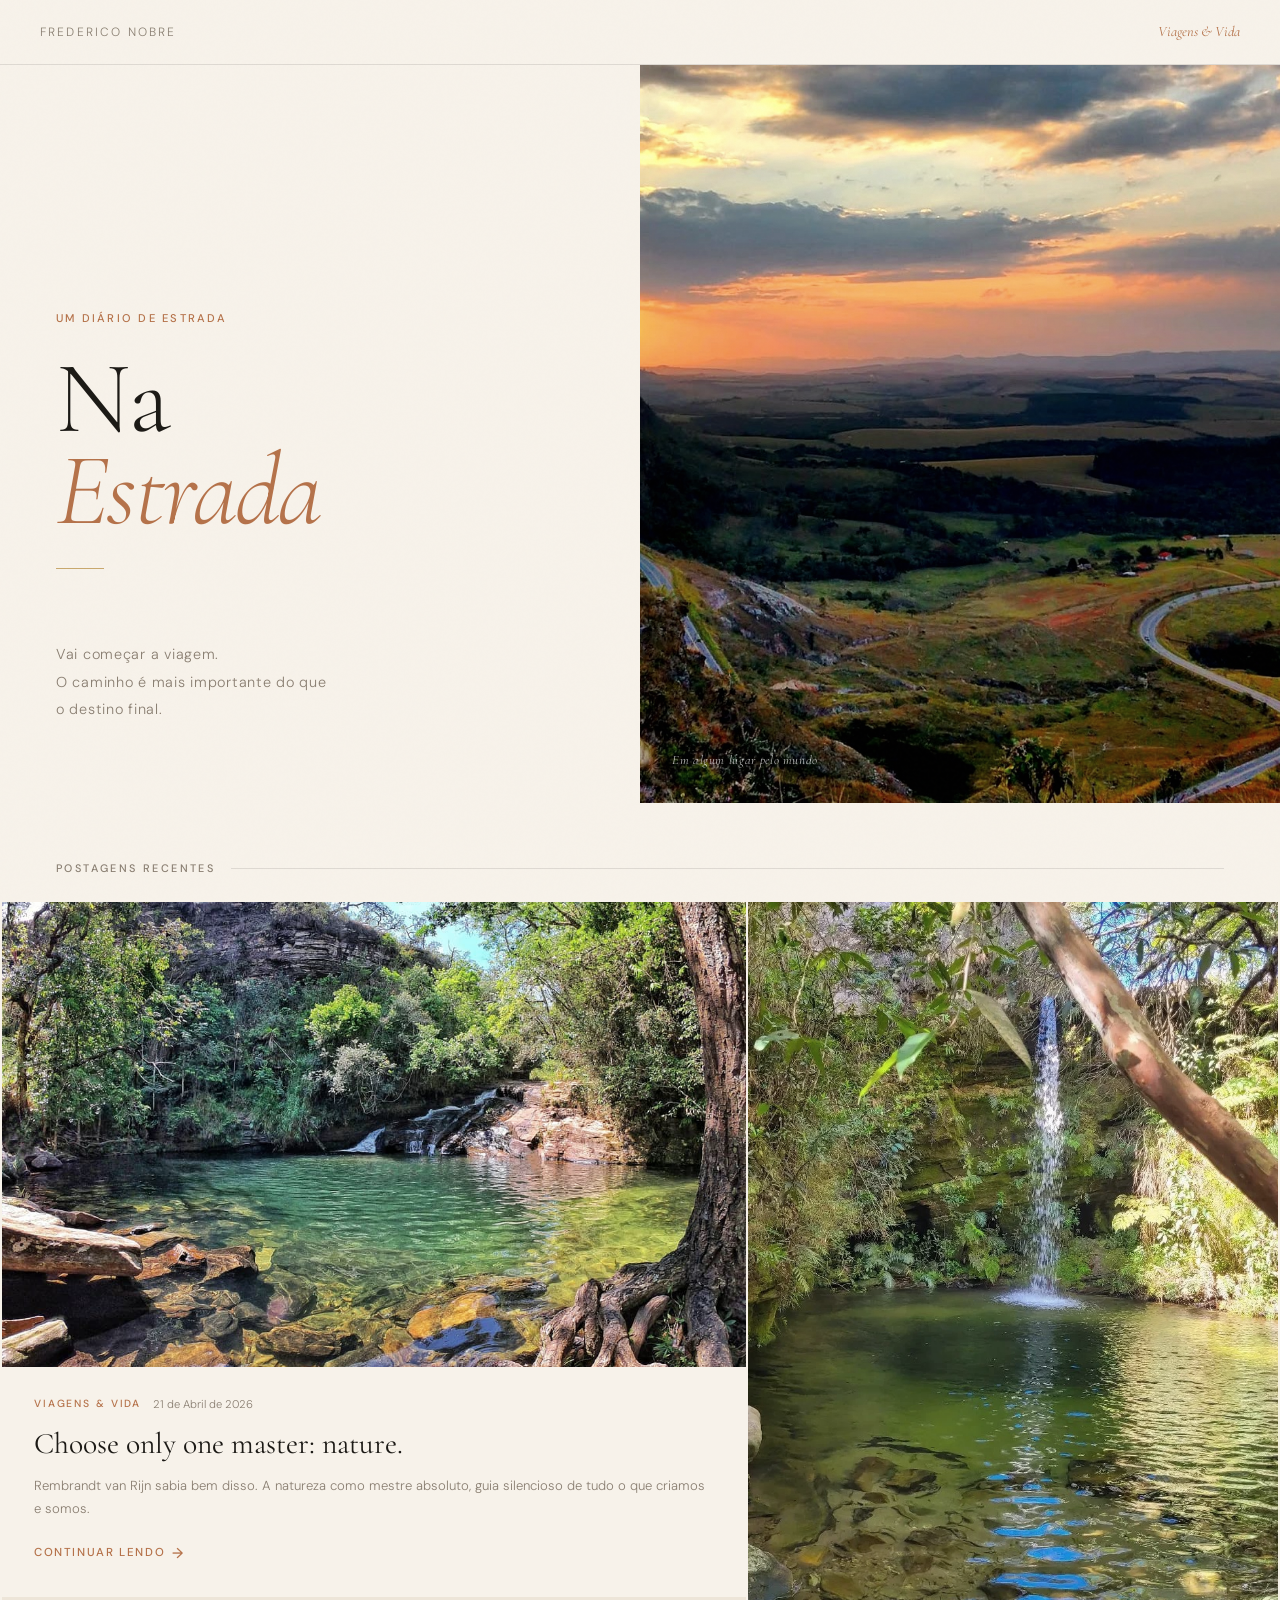
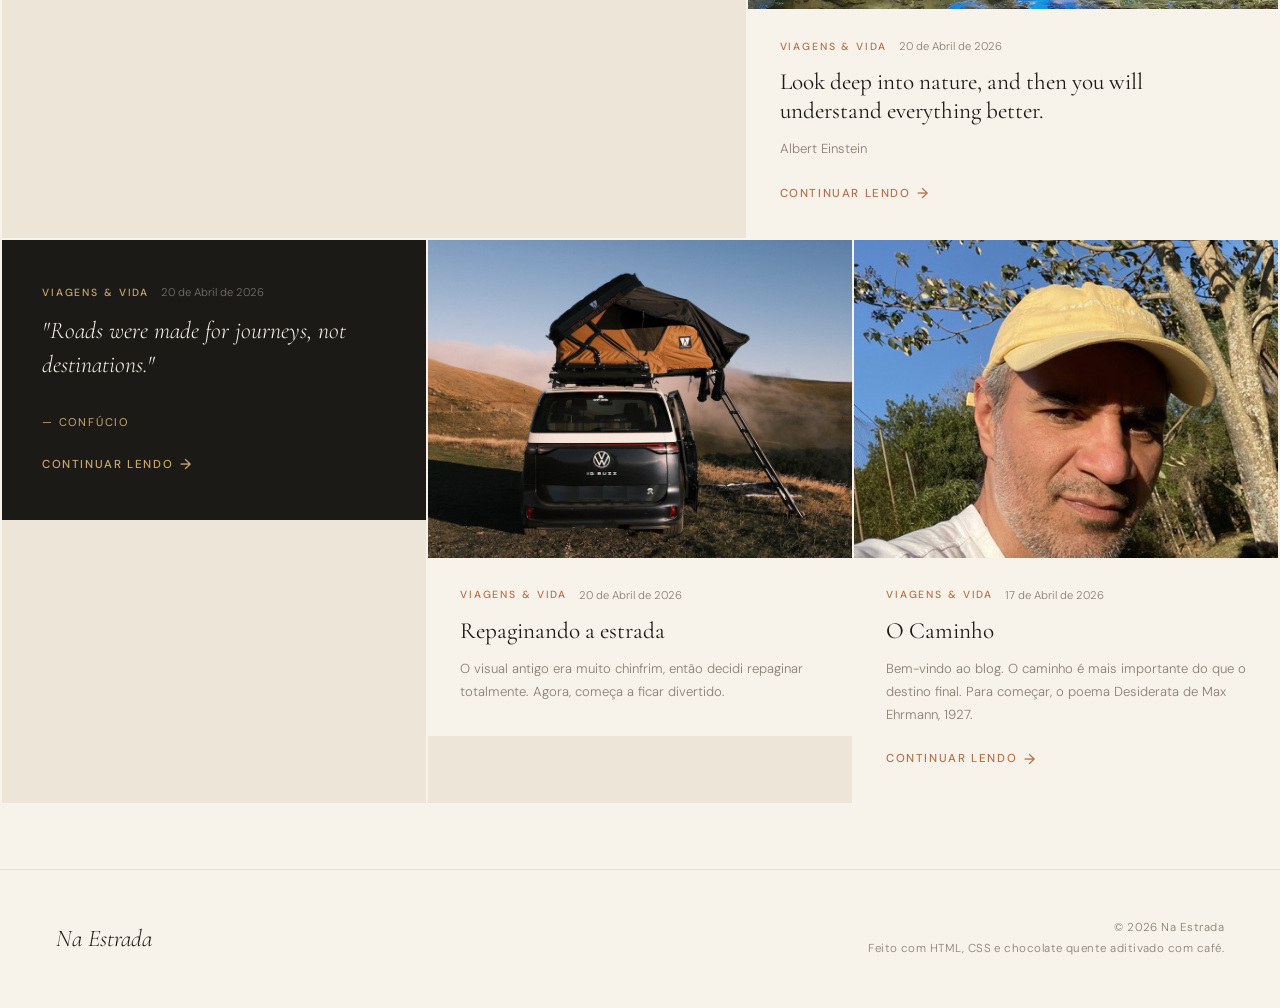
<file: index.html>
<!DOCTYPE html>
<html lang="pt-BR">
<head>
  <meta charset="UTF-8" />
  <meta name="viewport" content="width=device-width, initial-scale=1.0" />
  <title>Na Estrada — Viagens & Vida</title>
  <link rel="stylesheet" href="style.css" />
</head>
<body>

  <!-- BARRA DE TOPO -->
  <header class="topbar">
    <a href="index.html" class="topbar-name">Frederico Nobre</a>
    <span class="topbar-tag">Viagens & Vida</span>
  </header>

  <!-- HERO -->
  <section class="hero">
    <div class="hero-text">
      <p class="hero-eyebrow">Um diário de estrada</p>
      <h1 class="hero-title">
        Na<br>
        <em>Estrada</em>
      </h1>
      <div class="hero-divider"></div>
      <p class="hero-sub">Vai começar a viagem.<br>O caminho é mais importante do que o destino final.</p>
    </div>
    <div class="hero-image">
      <img src="images/road.jpg" alt="Estrada serpenteado por uma montanha" />
      <span class="hero-caption">Em algum lugar pelo mundo</span>
    </div>
  </section>

  <!-- RÓTULO DE SEÇÃO -->
  <div class="section-label">
    <span>Postagens recentes</span>
  </div>

  <!-- GRID DE POSTS -->
  <main class="posts-grid">

    <!-- Post 1 — Destaque -->
    <article class="post-card">
      <div class="post-card-image">
        <img src="images/09.jpg" alt="Linda cachoeira de águas cristalinas" />
      </div>
      <div class="post-card-body">
        <div class="post-meta">
          <span class="post-category">Viagens & Vida</span>
          <span class="post-date">21 de Abril de 2026</span>
        </div>
        <h2 class="post-title">Choose only one master: nature.</h2>
        <p class="post-excerpt">Rembrandt van Rijn sabia bem disso. A natureza como mestre absoluto, guia silencioso de tudo o que criamos e somos.</p>
        <a href="post.rembrandt.html" class="post-link">Continuar lendo</a>
      </div>
    </article>

    <!-- Post 2 — Einstein -->
    <article class="post-card">
      <div class="post-card-image">
        <img src="images/08.jpg" alt="Linda cachoeira lembrando uma ducha" />
      </div>
      <div class="post-card-body">
        <div class="post-meta">
          <span class="post-category">Viagens & Vida</span>
          <span class="post-date">20 de Abril de 2026</span>
        </div>
        <h2 class="post-title">Look deep into nature, and then you will understand everything better.</h2>
        <p class="post-excerpt">Albert Einstein</p>
        <a href="post.einstein.html" class="post-link">Continuar lendo</a>
      </div>
    </article>

    <!-- Post 3 — Confúcio (card de citação) -->
    <article class="post-card is-quote">
      <div class="post-card-body">
        <div class="post-meta">
          <span class="post-category">Viagens & Vida</span>
          <span class="post-date">20 de Abril de 2026</span>
        </div>
        <h2 class="post-title">"Roads were made for journeys, not destinations."</h2>
        <p class="post-author">— Confúcio</p>
        <a href="post.confucius.html" class="post-link">Continuar lendo</a>
      </div>
    </article>

    <!-- Post 4 — Van -->
    <article class="post-card">
      <div class="post-card-image">
        <img src="images/id-buzz.jpg" alt="Van no acampamento" />
      </div>
      <div class="post-card-body">
        <div class="post-meta">
          <span class="post-category">Viagens & Vida</span>
          <span class="post-date">20 de Abril de 2026</span>
        </div>
        <h2 class="post-title">Repaginando a estrada</h2>
        <p class="post-excerpt">O visual antigo era muito chinfrim, então decidi repaginar totalmente. Agora, começa a ficar divertido.</p>
      </div>
    </article>

    <!-- Post 5 — Ehrmann -->
    <article class="post-card">
      <div class="post-card-image">
        <img src="images/author.jpeg" alt="Foto do autor Frederico" />
      </div>
      <div class="post-card-body">
        <div class="post-meta">
          <span class="post-category">Viagens & Vida</span>
          <span class="post-date">17 de Abril de 2026</span>
        </div>
        <h2 class="post-title">O Caminho</h2>
        <p class="post-excerpt">Bem-vindo ao blog. O caminho é mais importante do que o destino final. Para começar, o poema Desiderata de Max Ehrmann, 1927.</p>
        <a href="post.ehrmann.html" class="post-link">Continuar lendo</a>
      </div>
    </article>

  </main>

  <!-- RODAPÉ -->
  <footer>
    <span class="footer-brand">Na Estrada</span>
    <p class="footer-copy">
      © 2026 Na Estrada<br>
      Feito com HTML, CSS e chocolate quente aditivado com café.
    </p>
  </footer>

</body>
</html>
</file>
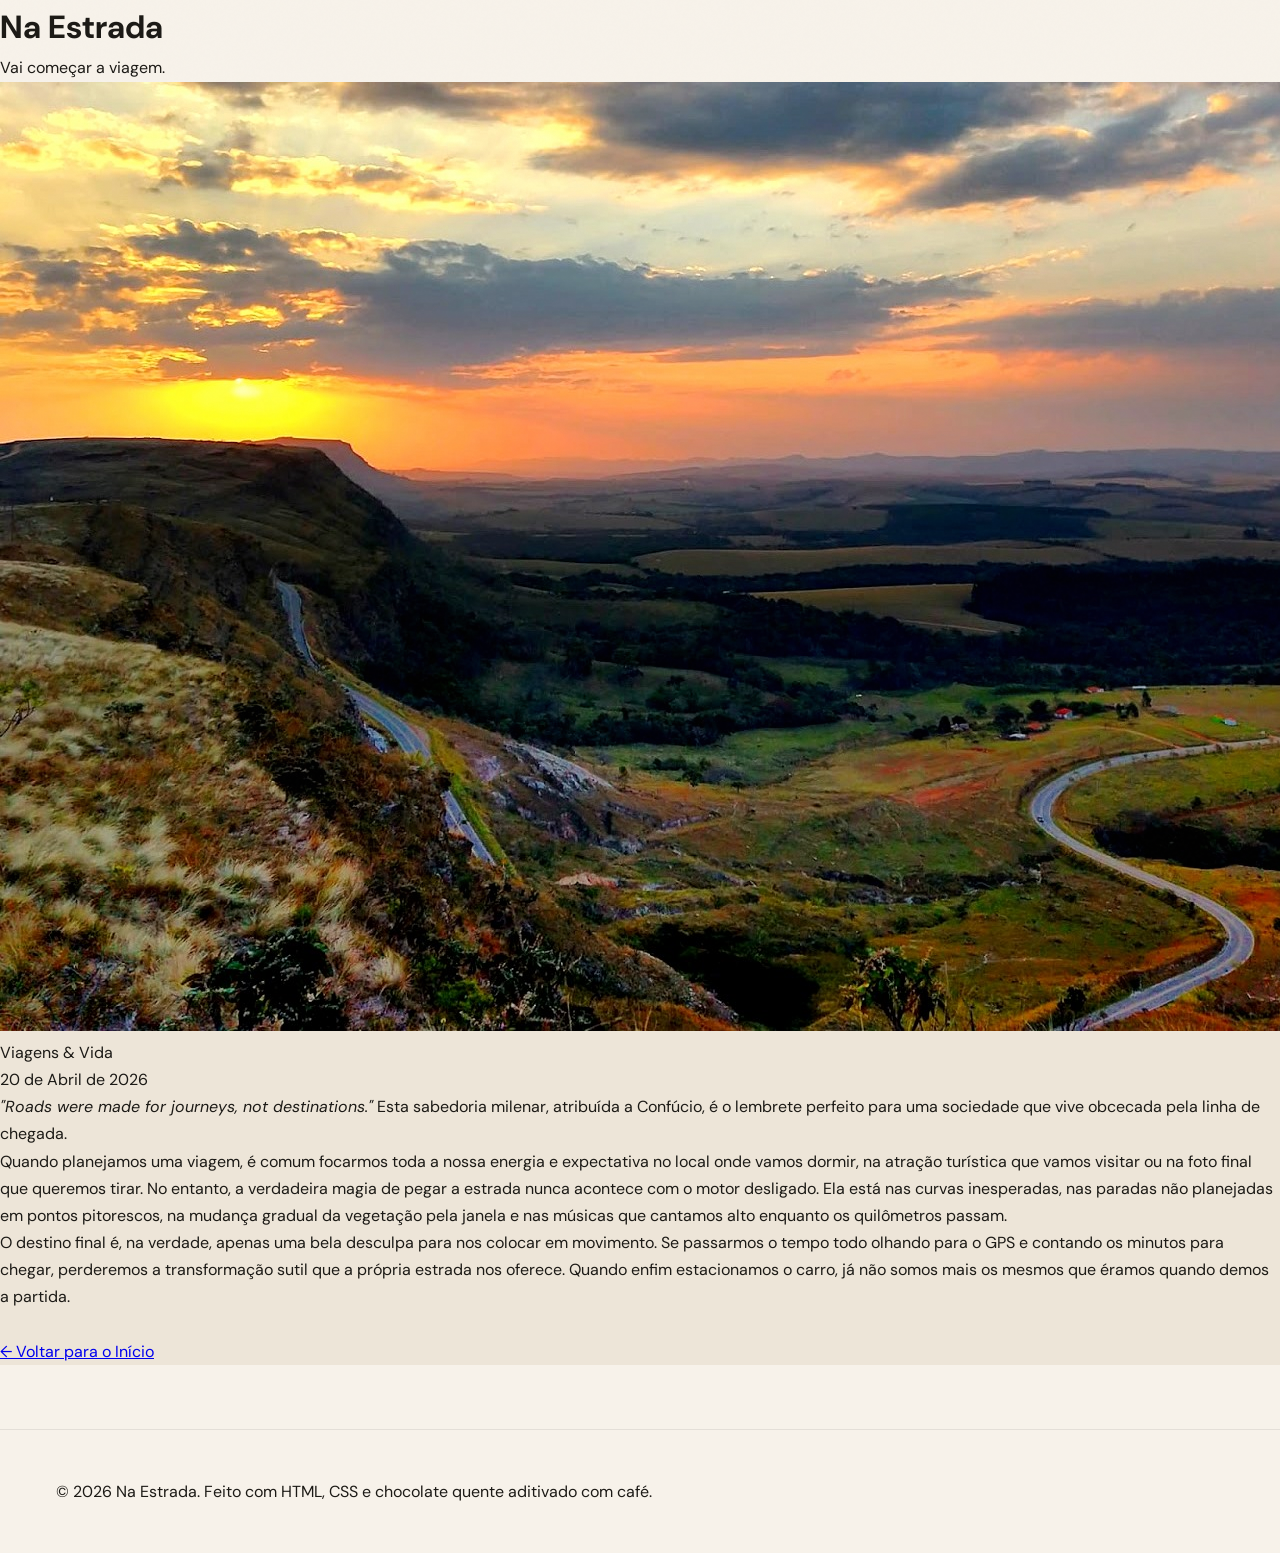
<file: post.confucius.html>
<!DOCTYPE html>
<html lang="pt-BR">
<head>
    <meta charset="UTF-8">
    <meta name="viewport" content="width=device-width, initial-scale=1.0">
    <title>Frederico</title>
    <link rel="stylesheet" href="style.css">
</head>
<body>
    <header class="site-header">
        <div class="header-content">
            <h1>Na Estrada</h1>
            <p>Vai começar a viagem.</p>
        </div>
    </header>

    <main class="container">


        <article class="post-card">
            <img src="images/road.jpg" alt="Estrada serpenteado por uma montanha" class="post-image">
            <div class="post-content">
                <span class="categoria">Viagens & Vida</span>
                <h2></h2>
                <p class="data">20 de Abril de 2026</p>
                <p><em>"Roads were made for journeys, not destinations."</em> Esta sabedoria milenar, atribuída a Confúcio, é o lembrete perfeito para uma sociedade que vive obcecada pela linha de chegada.</p>

                <p>Quando planejamos uma viagem, é comum focarmos toda a nossa energia e expectativa no local onde vamos dormir, na atração turística que vamos visitar ou na foto final que queremos tirar. No entanto, a verdadeira magia de pegar a estrada nunca acontece com o motor desligado. Ela está nas curvas inesperadas, nas paradas não planejadas em pontos pitorescos, na mudança gradual da vegetação pela janela e nas músicas que cantamos alto enquanto os quilômetros passam.</p>

                <p>O destino final é, na verdade, apenas uma bela desculpa para nos colocar em movimento. Se passarmos o tempo todo olhando para o GPS e contando os minutos para chegar, perderemos a transformação sutil que a própria estrada nos oferece. Quando enfim estacionamos o carro, já não somos mais os mesmos que éramos quando demos a partida.</p>
                <br>
                <a href="index.html" class="btn-leia-mais">← Voltar para o Início</a>
            </div>            
        </article>
    </main>

    <footer>
        <p>&copy; 2026 Na Estrada. Feito com HTML, CSS e chocolate quente aditivado com café.</p>
    </footer>
</body>
</html>
</file>
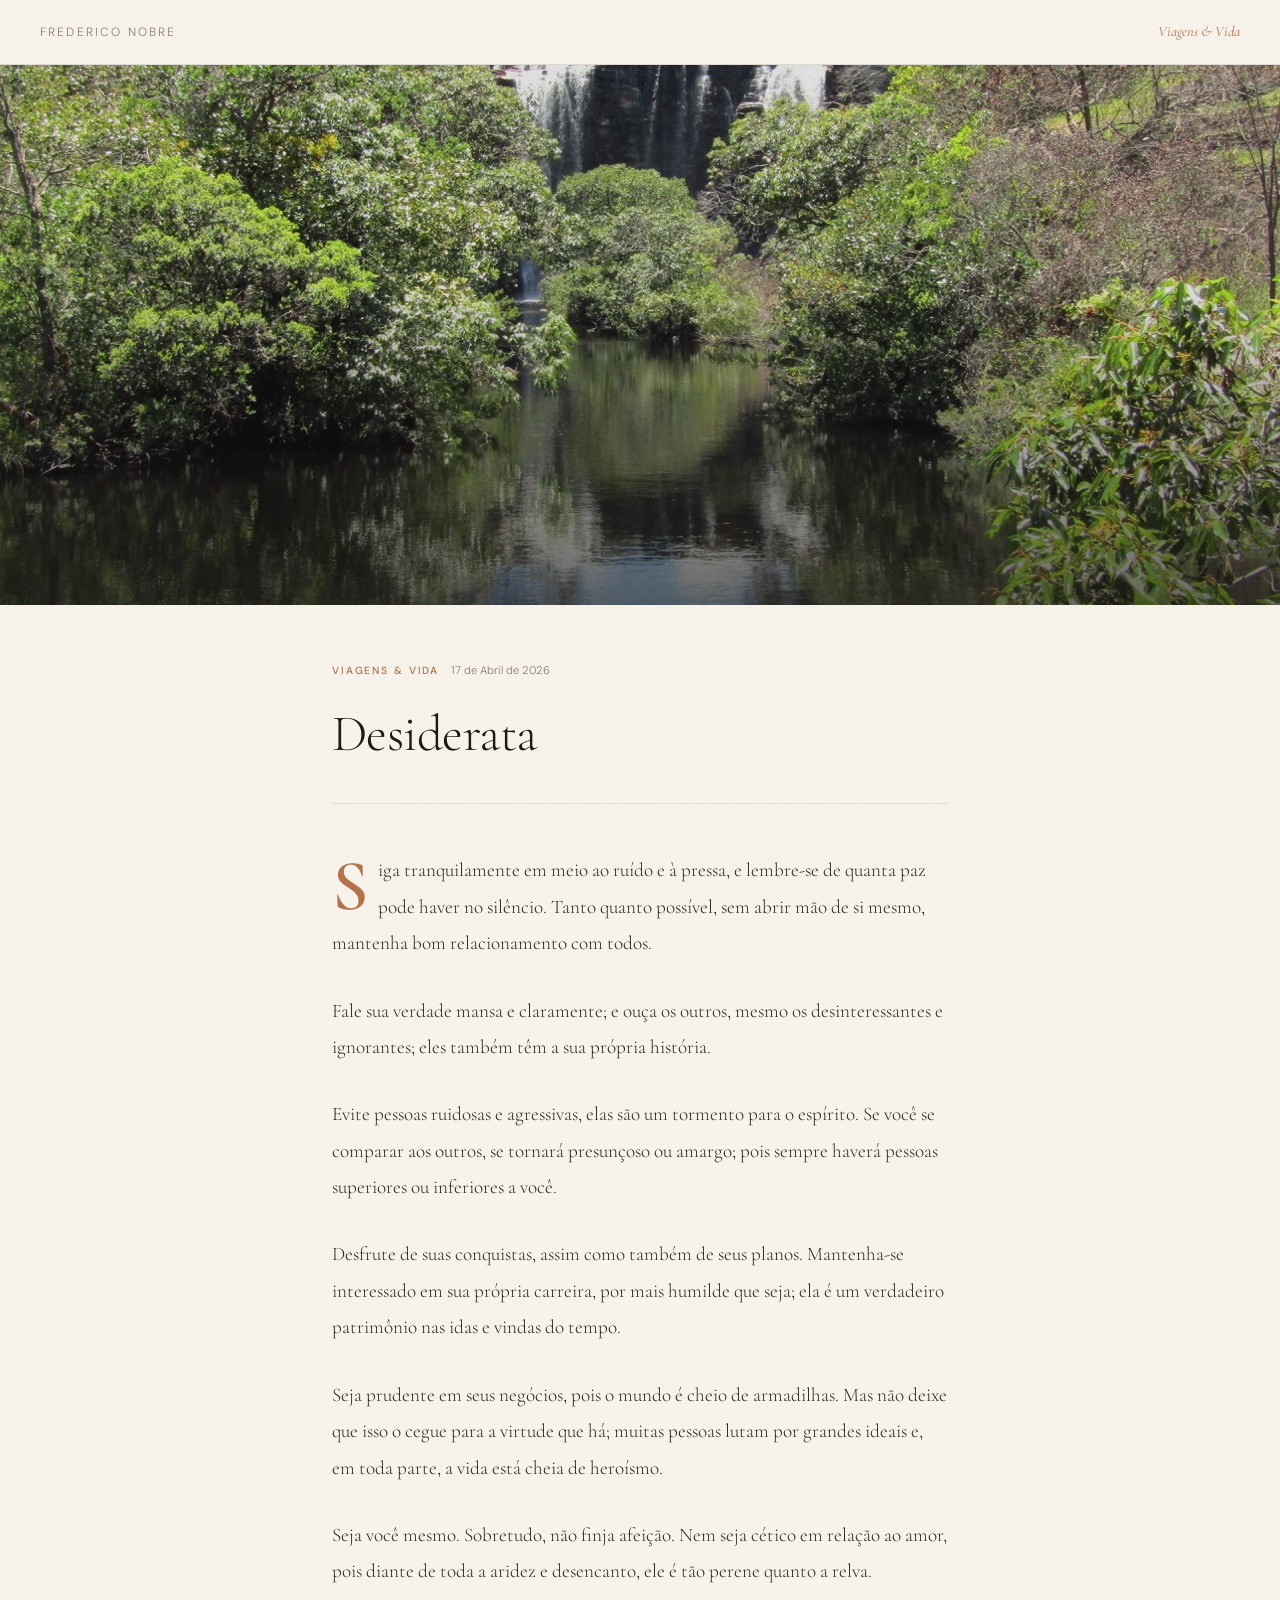
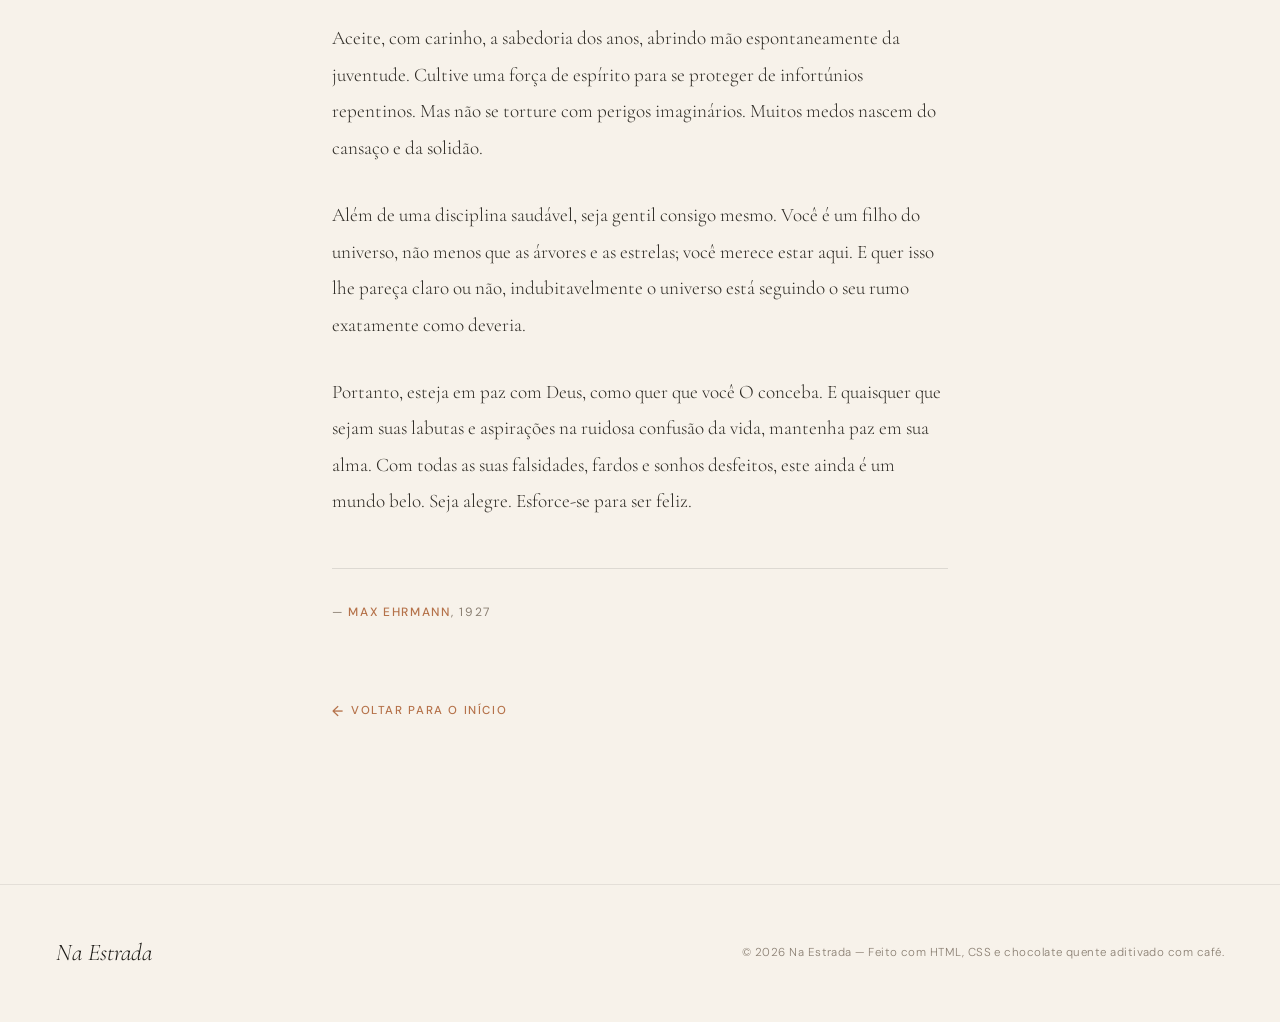
<file: post.ehrmann.html>
<!DOCTYPE html>
<html lang="pt-BR">
<head>
  <meta charset="UTF-8" />
  <meta name="viewport" content="width=device-width, initial-scale=1.0" />
  <title>Desiderata — Na Estrada</title>
  <link rel="stylesheet" href="style.css" />
</head>
<body>

  <!-- BARRA DE TOPO -->
  <header class="topbar">
    <a href="index.html" class="topbar-name">Frederico Nobre</a>
    <span class="topbar-tag">Viagens & Vida</span>
  </header>

  <!-- HERO DA IMAGEM -->
  <div class="post-hero">
    <img src="images/10.jpeg" alt="Foto de uma cachoeira e seu lago" />
    <div class="post-hero-overlay"></div>
  </div>

  <!-- CONTEÚDO DO POST -->
  <div class="post-wrapper">
    <header class="post-header">
      <div class="post-meta">
        <span class="post-category">Viagens & Vida</span>
        <span class="post-date">17 de Abril de 2026</span>
      </div>
      <h1 class="post-title">Desiderata</h1>
    </header>

    <div class="post-body">
      <p>Siga tranquilamente em meio ao ruído e à pressa, e lembre-se de quanta paz pode haver no silêncio. Tanto quanto possível, sem abrir mão de si mesmo, mantenha bom relacionamento com todos.</p>

      <p>Fale sua verdade mansa e claramente; e ouça os outros, mesmo os desinteressantes e ignorantes; eles também têm a sua própria história.</p>

      <p>Evite pessoas ruidosas e agressivas, elas são um tormento para o espírito. Se você se comparar aos outros, se tornará presunçoso ou amargo; pois sempre haverá pessoas superiores ou inferiores a você.</p>

      <p>Desfrute de suas conquistas, assim como também de seus planos. Mantenha-se interessado em sua própria carreira, por mais humilde que seja; ela é um verdadeiro patrimônio nas idas e vindas do tempo.</p>

      <p>Seja prudente em seus negócios, pois o mundo é cheio de armadilhas. Mas não deixe que isso o cegue para a virtude que há; muitas pessoas lutam por grandes ideais e, em toda parte, a vida está cheia de heroísmo.</p>

      <p>Seja você mesmo. Sobretudo, não finja afeição. Nem seja cético em relação ao amor, pois diante de toda a aridez e desencanto, ele é tão perene quanto a relva.</p>

      <p>Aceite, com carinho, a sabedoria dos anos, abrindo mão espontaneamente da juventude. Cultive uma força de espírito para se proteger de infortúnios repentinos. Mas não se torture com perigos imaginários. Muitos medos nascem do cansaço e da solidão.</p>

      <p>Além de uma disciplina saudável, seja gentil consigo mesmo. Você é um filho do universo, não menos que as árvores e as estrelas; você merece estar aqui. E quer isso lhe pareça claro ou não, indubitavelmente o universo está seguindo o seu rumo exatamente como deveria.</p>

      <p>Portanto, esteja em paz com Deus, como quer que você O conceba. E quaisquer que sejam suas labutas e aspirações na ruidosa confusão da vida, mantenha paz em sua alma. Com todas as suas falsidades, fardos e sonhos desfeitos, este ainda é um mundo belo. Seja alegre. Esforce-se para ser feliz.</p>

      <p class="post-author">— <span>Max Ehrmann</span>, 1927</p>
    </div>

    <a href="index.html" class="back-link">Voltar para o início</a>
  </div>

  <!-- RODAPÉ -->
  <footer>
    <span class="footer-brand">Na Estrada</span>
    <p class="footer-copy">© 2026 Na Estrada — Feito com HTML, CSS e chocolate quente aditivado com café.</p>
  </footer>

</body>
</html>
</file>
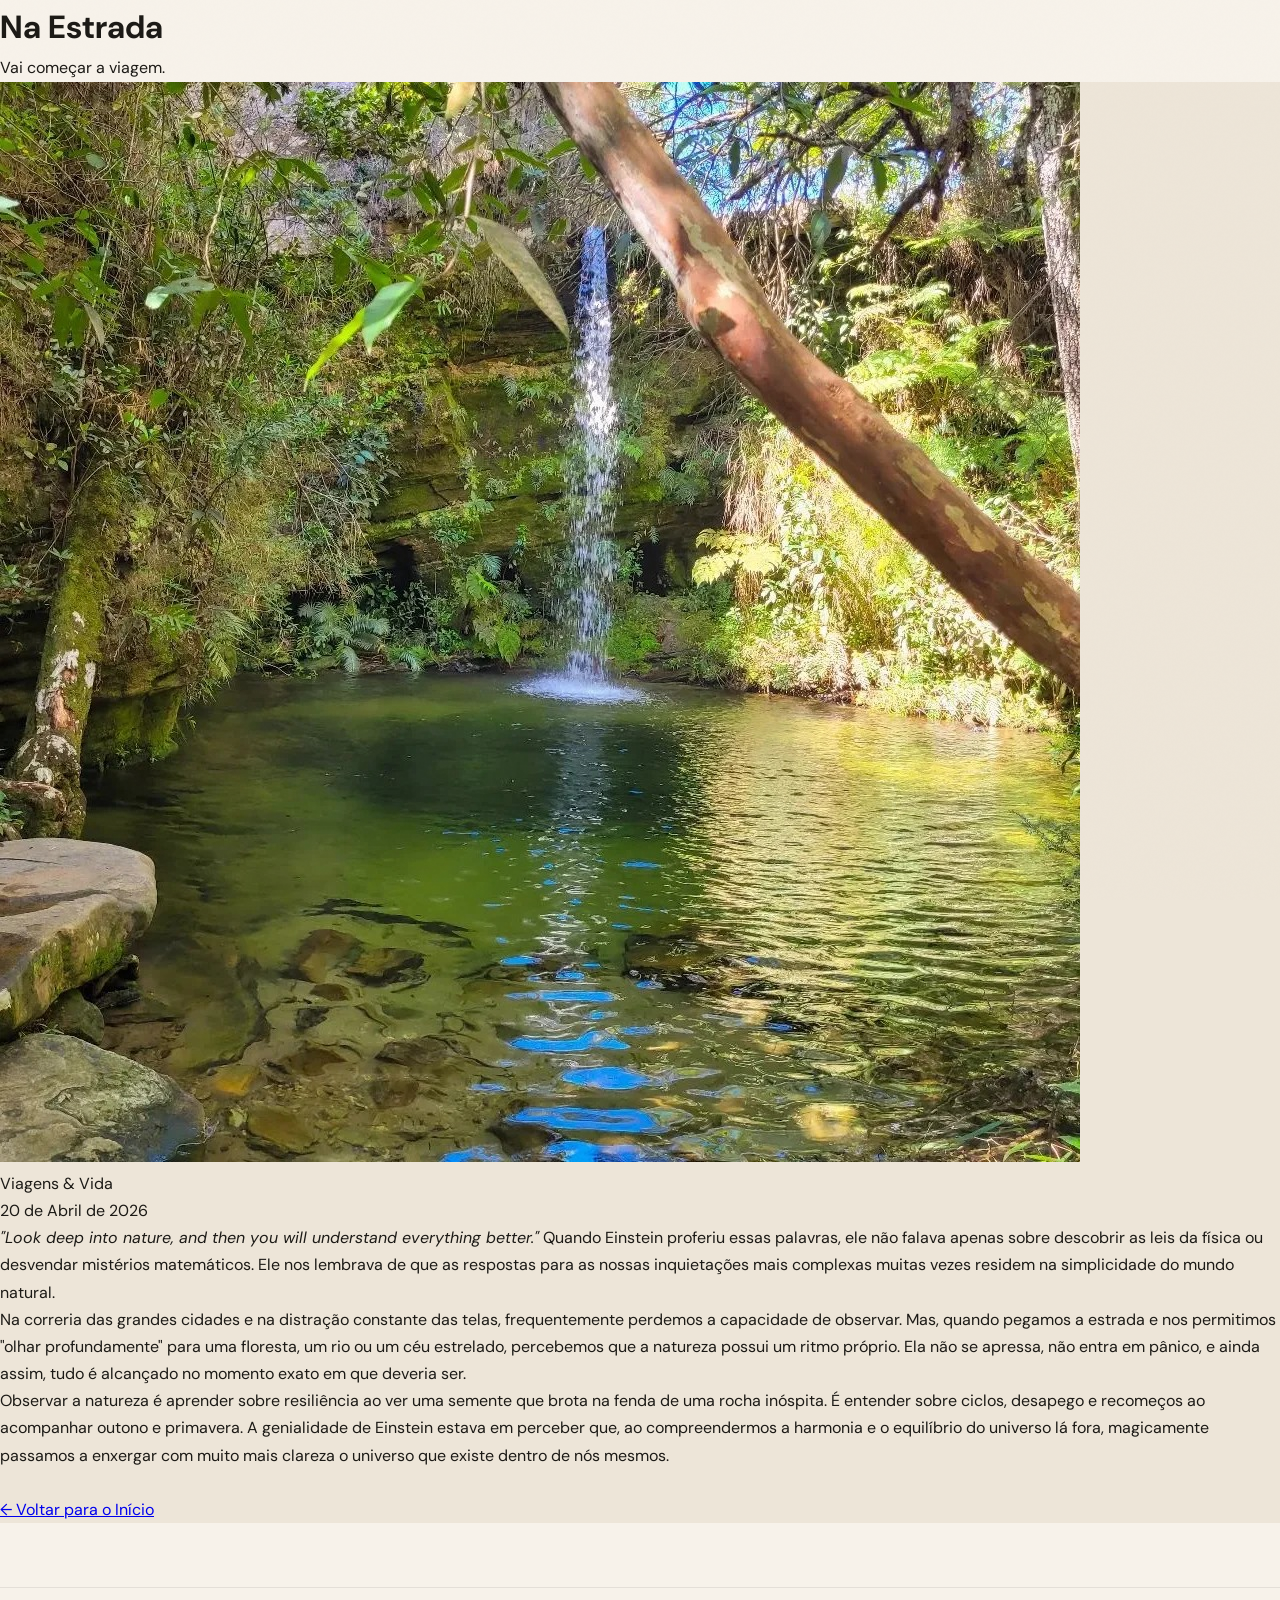
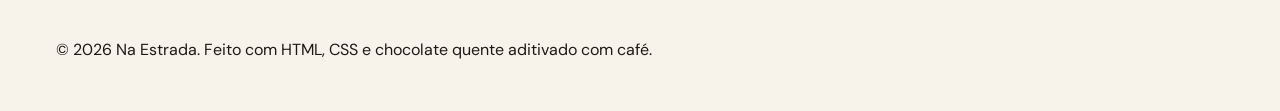
<file: post.einstein.html>
<!DOCTYPE html>
<html lang="pt-BR">
<head>
    <meta charset="UTF-8">
    <meta name="viewport" content="width=device-width, initial-scale=1.0">
    <title>Frederico</title>
    <link rel="stylesheet" href="style.css">
</head>
<body>
    <header class="site-header">
        <div class="header-content">
            <h1>Na Estrada</h1>
            <p>Vai começar a viagem.</p>
        </div>
    </header>

    <main class="container">

        <article class="post-card">
            <img src="images/08.jpg" alt="Linda cachoeira lembrando uma ducha" class="post-image">
            <div class="post-content">
                <span class="categoria">Viagens & Vida</span>
                <h2></h2>
                <p class="data">20 de Abril de 2026</p>
                <p><em>"Look deep into nature, and then you will understand everything better."</em> Quando Einstein proferiu essas palavras, ele não falava apenas sobre descobrir as leis da física ou desvendar mistérios matemáticos. Ele nos lembrava de que as respostas para as nossas inquietações mais complexas muitas vezes residem na simplicidade do mundo natural.</p>

                <p>Na correria das grandes cidades e na distração constante das telas, frequentemente perdemos a capacidade de observar. Mas, quando pegamos a estrada e nos permitimos "olhar profundamente" para uma floresta, um rio ou um céu estrelado, percebemos que a natureza possui um ritmo próprio. Ela não se apressa, não entra em pânico, e ainda assim, tudo é alcançado no momento exato em que deveria ser.</p>

                <p>Observar a natureza é aprender sobre resiliência ao ver uma semente que brota na fenda de uma rocha inóspita. É entender sobre ciclos, desapego e recomeços ao acompanhar outono e primavera. A genialidade de Einstein estava em perceber que, ao compreendermos a harmonia e o equilíbrio do universo lá fora, magicamente passamos a enxergar com muito mais clareza o universo que existe dentro de nós mesmos.</p>
                <br>
                <a href="index.html" class="btn-leia-mais">← Voltar para o Início</a>
            </div>
        </article>

    </main>

    <footer>
        <p>&copy; 2026 Na Estrada. Feito com HTML, CSS e chocolate quente aditivado com café.</p>
    </footer>
</body>
</html>
</file>
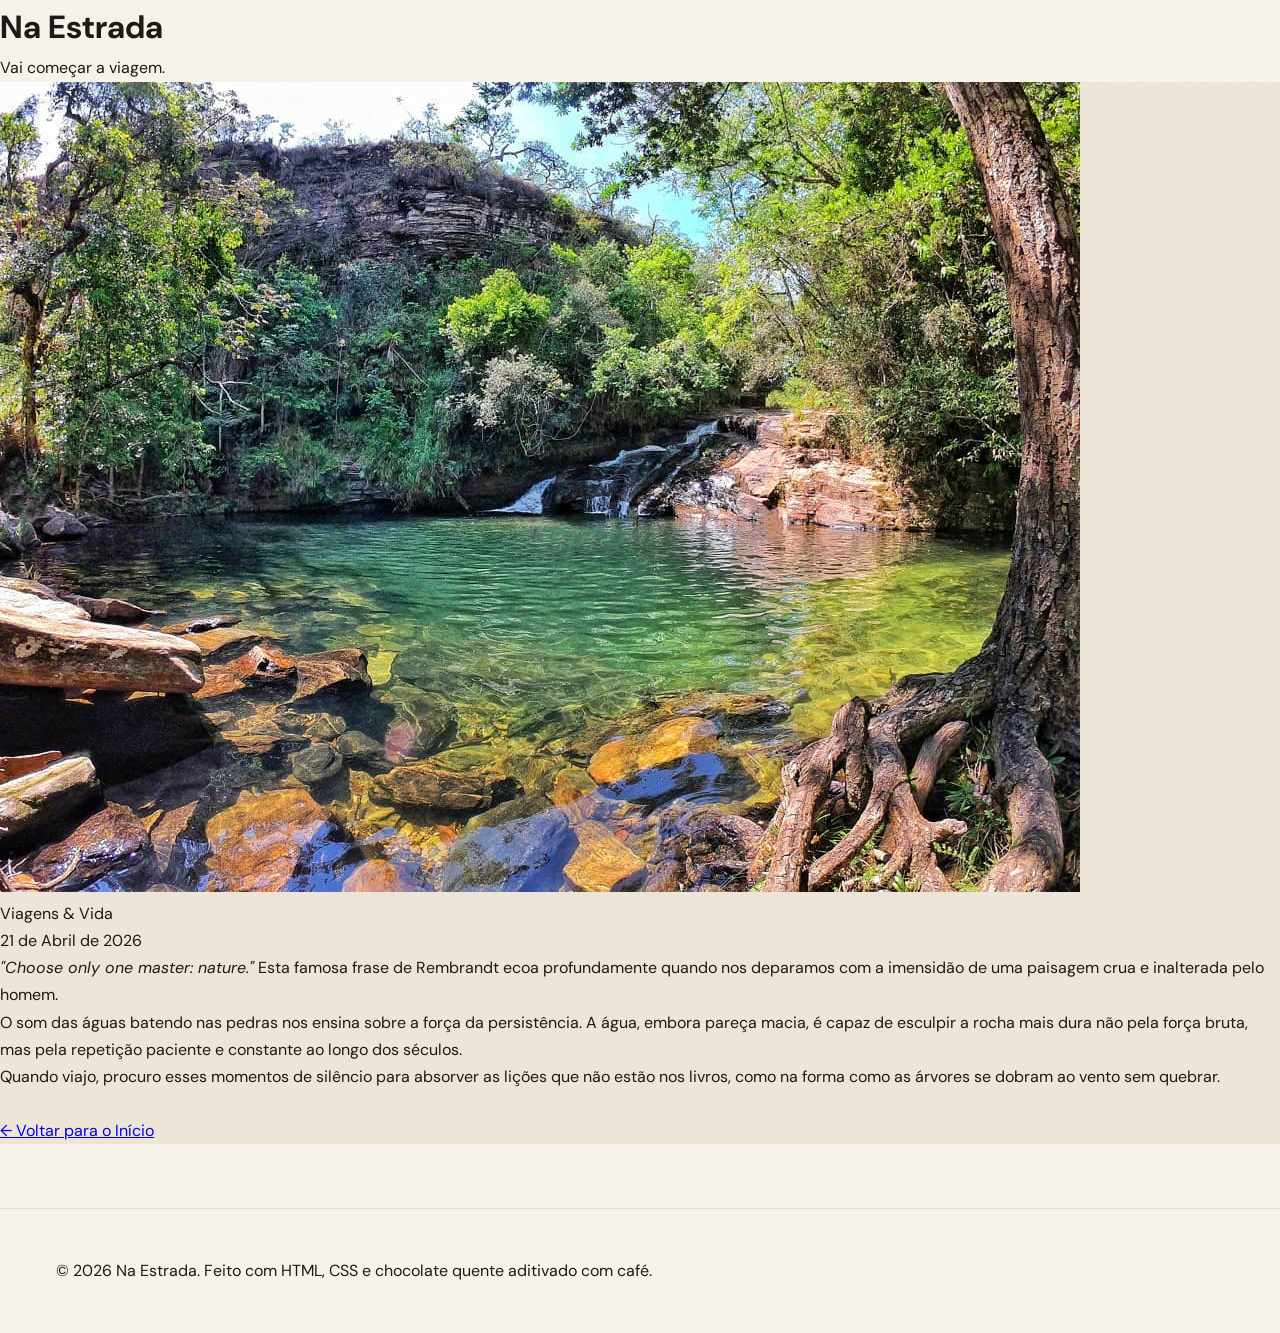
<file: post.rembrandt.html>
<!DOCTYPE html>
<html lang="pt-BR">
<head>
    <meta charset="UTF-8">
    <meta name="viewport" content="width=device-width, initial-scale=1.0">
    <title>Frederico</title>
    <link rel="stylesheet" href="style.css">
</head>
<body>
    <header class="site-header">
        <div class="header-content">
            <h1>Na Estrada</h1>
            <p>Vai começar a viagem.</p>
        </div>
    </header>

    <main class="container">
        <article class="post-card">
            <img src="images/09.jpg" alt="Linda cachoeira de águas cristalinas" class="post-image">
            <div class="post-content">
                <span class="categoria">Viagens & Vida</span>
                <p class="data">21 de Abril de 2026</p>
                
                <p><em>"Choose only one master: nature."</em> Esta famosa frase de Rembrandt ecoa profundamente quando nos deparamos com a imensidão de uma paisagem crua e inalterada pelo homem.</p>
                
                <p>O som das águas batendo nas pedras nos ensina sobre a força da persistência. A água, embora pareça macia, é capaz de esculpir a rocha mais dura não pela força bruta, mas pela repetição paciente e constante ao longo dos séculos.</p>
                
                <p>Quando viajo, procuro esses momentos de silêncio para absorver as lições que não estão nos livros, como na forma como as árvores se dobram ao vento sem quebrar.</p>
                
                <br>
                <a href="index.html" class="btn-leia-mais">← Voltar para o Início</a>
            </div>
        </article>
    </main>

    <footer>
        <p>&copy; 2026 Na Estrada. Feito com HTML, CSS e chocolate quente aditivado com café.</p>
    </footer>
</body>
</html>
</file>
<file: style.css>
/* ═══════════════════════════════════════════════
   NA ESTRADA — Folha de Estilos Principal
   ═══════════════════════════════════════════════ */

/* ─── FONTES ─── */
@import url('https://fonts.googleapis.com/css2?family=Cormorant+Garamond:ital,wght@0,300;0,400;0,600;1,300;1,400&family=DM+Sans:wght@300;400;500&display=swap');

/* ─── VARIÁVEIS ─── */
:root {
  --ink:    #1c1a16;
  --cream:  #f7f2ea;
  --warm:   #ede5d8;
  --terra:  #b5724a;
  --gold:   #c9a96e;
  --muted:  #8a7f72;
  --serif:  'Cormorant Garamond', Georgia, serif;
  --sans:   'DM Sans', sans-serif;
}

/* ─── RESET ─── */
*, *::before, *::after {
  box-sizing: border-box;
  margin: 0;
  padding: 0;
}

html { scroll-behavior: smooth; }

body {
  background: var(--cream);
  color: var(--ink);
  font-family: var(--sans);
  font-size: 16px;
  line-height: 1.7;
  -webkit-font-smoothing: antialiased;
}

/* ─── TEXTURA DE GRÃO ─── */
body::before {
  content: '';
  position: fixed;
  inset: 0;
  pointer-events: none;
  z-index: 999;
  background-image: url("data:image/svg+xml,%3Csvg viewBox='0 0 256 256' xmlns='http://www.w3.org/2000/svg'%3E%3Cfilter id='noise'%3E%3CfeTurbulence type='fractalNoise' baseFrequency='0.9' numOctaves='4' stitchTiles='stitch'/%3E%3C/filter%3E%3Crect width='100%25' height='100%25' filter='url(%23noise)' opacity='0.04'/%3E%3C/svg%3E");
  opacity: 0.35;
}

/* ═══════════════════════════════════════════════
   ANIMAÇÕES
   ═══════════════════════════════════════════════ */
@keyframes fadeDown {
  from { opacity: 0; transform: translateY(-10px); }
  to   { opacity: 1; transform: translateY(0); }
}

@keyframes fadeIn {
  from { opacity: 0; }
  to   { opacity: 1; }
}

@keyframes riseUp {
  from { opacity: 0; transform: translateY(20px); }
  to   { opacity: 1; transform: translateY(0); }
}

@keyframes slowZoom {
  from { transform: scale(1.06); }
  to   { transform: scale(1); }
}

/* ═══════════════════════════════════════════════
   BARRA DE TOPO (compartilhada)
   ═══════════════════════════════════════════════ */
.topbar {
  display: flex;
  justify-content: space-between;
  align-items: center;
  padding: 1.25rem 2.5rem;
  border-bottom: 1px solid rgba(0, 0, 0, 0.1);
  position: sticky;
  top: 0;
  background: rgba(247, 242, 234, 0.92);
  backdrop-filter: blur(12px);
  z-index: 100;
  animation: fadeDown 0.6s ease both;
}

.topbar-name {
  font-family: var(--sans);
  font-weight: 300;
  font-size: 0.75rem;
  letter-spacing: 0.18em;
  text-transform: uppercase;
  color: var(--muted);
  text-decoration: none;
  transition: color 0.2s;
}

.topbar-name:hover { color: var(--ink); }

.topbar-tag {
  font-family: var(--serif);
  font-style: italic;
  font-size: 0.9rem;
  color: var(--terra);
}

/* ═══════════════════════════════════════════════
   RODAPÉ (compartilhado)
   ═══════════════════════════════════════════════ */
footer {
  border-top: 1px solid rgba(0, 0, 0, 0.08);
  padding: 3rem 3.5rem;
  display: flex;
  justify-content: space-between;
  align-items: center;
  margin-top: 4rem;
}

.footer-brand {
  font-family: var(--serif);
  font-size: 1.5rem;
  font-weight: 300;
  font-style: italic;
  color: var(--ink);
}

.footer-copy {
  font-family: var(--sans);
  font-size: 0.72rem;
  color: var(--muted);
  font-weight: 300;
  letter-spacing: 0.04em;
  text-align: right;
  line-height: 1.8;
}

/* ═══════════════════════════════════════════════
   PÁGINA INICIAL — HERO
   ═══════════════════════════════════════════════ */
.hero {
  display: grid;
  grid-template-columns: 1fr 1fr;
  min-height: 82vh;
  animation: fadeIn 0.9s ease 0.1s both;
}

.hero-text {
  display: flex;
  flex-direction: column;
  justify-content: flex-end;
  padding: 5rem 3.5rem;
  background: var(--cream);
}

.hero-eyebrow {
  font-family: var(--sans);
  font-size: 0.7rem;
  letter-spacing: 0.2em;
  text-transform: uppercase;
  color: var(--terra);
  margin-bottom: 1.5rem;
  font-weight: 500;
}

.hero-title {
  font-family: var(--serif);
  font-size: clamp(4.5rem, 8vw, 8rem);
  font-weight: 300;
  line-height: 0.9;
  letter-spacing: -0.02em;
  color: var(--ink);
}

.hero-title em {
  font-style: italic;
  color: var(--terra);
  display: block;
}

.hero-sub {
  margin-top: 2.5rem;
  font-family: var(--sans);
  font-size: 0.9rem;
  font-weight: 300;
  color: var(--muted);
  letter-spacing: 0.05em;
  max-width: 28ch;
  line-height: 1.9;
}

.hero-divider {
  width: 3rem;
  height: 1px;
  background: var(--gold);
  margin: 2rem 0;
}

.hero-image {
  position: relative;
  overflow: hidden;
}

.hero-image img {
  width: 100%;
  height: 100%;
  object-fit: cover;
  display: block;
  filter: saturate(0.85);
  transition: transform 8s ease;
}

.hero-image:hover img { transform: scale(1.04); }

.hero-caption {
  position: absolute;
  bottom: 2rem;
  left: 2rem;
  font-family: var(--serif);
  font-style: italic;
  font-size: 0.8rem;
  color: rgba(255, 255, 255, 0.7);
  letter-spacing: 0.05em;
}

/* ═══════════════════════════════════════════════
   PÁGINA INICIAL — RÓTULO DE SEÇÃO
   ═══════════════════════════════════════════════ */
.section-label {
  padding: 3.5rem 3.5rem 1.5rem;
  display: flex;
  align-items: center;
  gap: 1rem;
}

.section-label span {
  font-family: var(--sans);
  font-size: 0.68rem;
  letter-spacing: 0.22em;
  text-transform: uppercase;
  color: var(--muted);
  font-weight: 500;
  white-space: nowrap;
}

.section-label::after {
  content: '';
  flex: 1;
  height: 1px;
  background: rgba(0, 0, 0, 0.1);
}

/* ═══════════════════════════════════════════════
   PÁGINA INICIAL — GRID DE POSTS
   ═══════════════════════════════════════════════ */
.posts-grid {
  display: grid;
  grid-template-columns: repeat(12, 1fr);
  gap: 2px;
  padding: 0 2px 2px;
}

.post-card:nth-child(1) { grid-column: span 7; }
.post-card:nth-child(2) { grid-column: span 5; }
.post-card:nth-child(3) { grid-column: span 4; }
.post-card:nth-child(4) { grid-column: span 4; }
.post-card:nth-child(5) { grid-column: span 4; }

.post-card {
  position: relative;
  overflow: hidden;
  background: var(--warm);
  cursor: pointer;
  animation: riseUp 0.7s ease both;
}

.post-card:nth-child(1) { animation-delay: 0.15s; }
.post-card:nth-child(2) { animation-delay: 0.25s; }
.post-card:nth-child(3) { animation-delay: 0.35s; }
.post-card:nth-child(4) { animation-delay: 0.45s; }
.post-card:nth-child(5) { animation-delay: 0.55s; }

.post-card-image {
  width: 100%;
  aspect-ratio: 4 / 3;
  overflow: hidden;
}

.post-card:nth-child(1) .post-card-image { aspect-ratio: 16 / 10; }
.post-card:nth-child(2) .post-card-image { aspect-ratio: 3 / 4; }

.post-card-image img {
  width: 100%;
  height: 100%;
  object-fit: cover;
  filter: saturate(0.82);
  transition: transform 0.6s ease, filter 0.6s ease;
  display: block;
}

.post-card:hover .post-card-image img {
  transform: scale(1.05);
  filter: saturate(1);
}

.post-card-body {
  padding: 1.75rem 2rem 2rem;
  background: var(--cream);
}

.post-meta {
  display: flex;
  align-items: center;
  gap: 0.75rem;
  margin-bottom: 0.75rem;
}

.post-category {
  font-family: var(--sans);
  font-size: 0.65rem;
  letter-spacing: 0.18em;
  text-transform: uppercase;
  color: var(--terra);
  font-weight: 500;
}

.post-date {
  font-family: var(--sans);
  font-size: 0.7rem;
  color: var(--muted);
  font-weight: 300;
}

.post-title {
  font-family: var(--serif);
  font-size: 1.45rem;
  font-weight: 400;
  line-height: 1.25;
  color: var(--ink);
  margin-bottom: 0.75rem;
}

.post-card:nth-child(1) .post-title { font-size: 1.85rem; }

.post-excerpt {
  font-family: var(--sans);
  font-size: 0.82rem;
  line-height: 1.75;
  color: var(--muted);
  font-weight: 300;
  display: -webkit-box;
  -webkit-line-clamp: 3;
  -webkit-box-orient: vertical;
  overflow: hidden;
}

.post-link {
  display: inline-flex;
  align-items: center;
  gap: 0.4rem;
  margin-top: 1.25rem;
  font-family: var(--sans);
  font-size: 0.72rem;
  letter-spacing: 0.14em;
  text-transform: uppercase;
  color: var(--terra);
  text-decoration: none;
  font-weight: 500;
  transition: gap 0.2s ease;
}

.post-link:hover { gap: 0.7rem; }

.post-link::after {
  content: '→';
  font-size: 0.9rem;
}

/* ─── Card de citação (fundo escuro) ─── */
.post-card.is-quote .post-card-body {
  background: var(--ink);
  min-height: 280px;
  display: flex;
  flex-direction: column;
  justify-content: center;
  padding: 2.5rem;
}

.post-card.is-quote .post-title {
  font-style: italic;
  font-size: 1.5rem;
  color: var(--cream);
  font-weight: 300;
  line-height: 1.4;
}

.post-card.is-quote .post-author {
  margin-top: 1.25rem;
  font-family: var(--sans);
  font-size: 0.7rem;
  letter-spacing: 0.16em;
  text-transform: uppercase;
  color: var(--gold);
  font-weight: 400;
}

.post-card.is-quote .post-link  { color: var(--gold); }
.post-card.is-quote .post-category { color: var(--gold); }
.post-card.is-quote .post-date  { color: rgba(247, 242, 234, 0.4); }

/* ═══════════════════════════════════════════════
   PÁGINA DE POST — HERO
   ═══════════════════════════════════════════════ */
.post-hero {
  width: 100%;
  height: 60vh;
  overflow: hidden;
  position: relative;
}

.post-hero img {
  width: 100%;
  height: 100%;
  object-fit: cover;
  filter: saturate(0.8) brightness(0.88);
  animation: slowZoom 12s ease both;
}

.post-hero-overlay {
  position: absolute;
  inset: 0;
  background: linear-gradient(to bottom, transparent 40%, rgba(28, 26, 22, 0.6));
}

/* ═══════════════════════════════════════════════
   PÁGINA DE POST — CONTEÚDO
   ═══════════════════════════════════════════════ */
.post-wrapper {
  max-width: 680px;
  margin: 0 auto;
  padding: 0 2rem 6rem;
  animation: riseUp 0.7s ease 0.1s both;
}

.post-header {
  padding: 3.5rem 0 2.5rem;
  border-bottom: 1px solid rgba(0, 0, 0, 0.08);
  margin-bottom: 3rem;
}

.post-header .post-meta { margin-bottom: 1.5rem; }

.post-header .post-title {
  font-family: var(--serif);
  font-size: clamp(2.2rem, 5vw, 3.2rem);
  font-weight: 300;
  line-height: 1.15;
  letter-spacing: -0.01em;
  color: var(--ink);
  margin-bottom: 0;
}

.post-body {
  font-family: var(--serif);
  font-size: 1.2rem;
  font-weight: 300;
  line-height: 1.9;
  color: #2e2b25;
}

.post-body p { margin-bottom: 1.6em; }

.post-body p:first-child::first-letter {
  font-size: 4.5rem;
  line-height: 0.8;
  float: left;
  margin: 0.08em 0.12em 0 0;
  font-family: var(--serif);
  font-weight: 600;
  color: var(--terra);
}

.post-body .post-author {
  margin-top: 3rem;
  padding-top: 2rem;
  border-top: 1px solid rgba(0, 0, 0, 0.1);
  font-family: var(--sans);
  font-size: 0.75rem;
  letter-spacing: 0.14em;
  text-transform: uppercase;
  color: var(--muted);
  font-weight: 400;
}

.post-body .post-author span {
  color: var(--terra);
  font-weight: 500;
}

.back-link {
  display: inline-flex;
  align-items: center;
  gap: 0.4rem;
  margin-top: 3.5rem;
  font-family: var(--sans);
  font-size: 0.72rem;
  letter-spacing: 0.14em;
  text-transform: uppercase;
  color: var(--terra);
  text-decoration: none;
  font-weight: 500;
  transition: gap 0.2s ease;
}

.back-link::before { content: '←'; font-size: 0.9rem; }
.back-link:hover   { gap: 0.7rem; }

/* ═══════════════════════════════════════════════
   RESPONSIVO
   ═══════════════════════════════════════════════ */
@media (max-width: 900px) {
  .hero {
    grid-template-columns: 1fr;
    min-height: auto;
  }

  .hero-image { height: 55vw; }
  .hero-text  { padding: 3rem 2rem 2.5rem; }

  .posts-grid { grid-template-columns: 1fr; }
  .post-card:nth-child(n) { grid-column: span 12; }

  .topbar       { padding: 1rem 1.5rem; }
  .section-label { padding: 2.5rem 1.5rem 1rem; }

  footer {
    flex-direction: column;
    gap: 1rem;
    padding: 2rem 1.5rem;
    text-align: center;
  }

  .footer-copy { text-align: center; }
}

@media (max-width: 700px) {
  .post-hero   { height: 42vh; }
  .post-wrapper { padding: 0 1.25rem 4rem; }

  footer { padding: 2rem 1.25rem; }
}

@media (min-width: 901px) and (max-width: 1200px) {
  .post-card:nth-child(1) { grid-column: span 12; }
  .post-card:nth-child(2) { grid-column: span 6; }
  .post-card:nth-child(3) { grid-column: span 6; }
  .post-card:nth-child(4) { grid-column: span 6; }
  .post-card:nth-child(5) { grid-column: span 6; }
}
</file>
